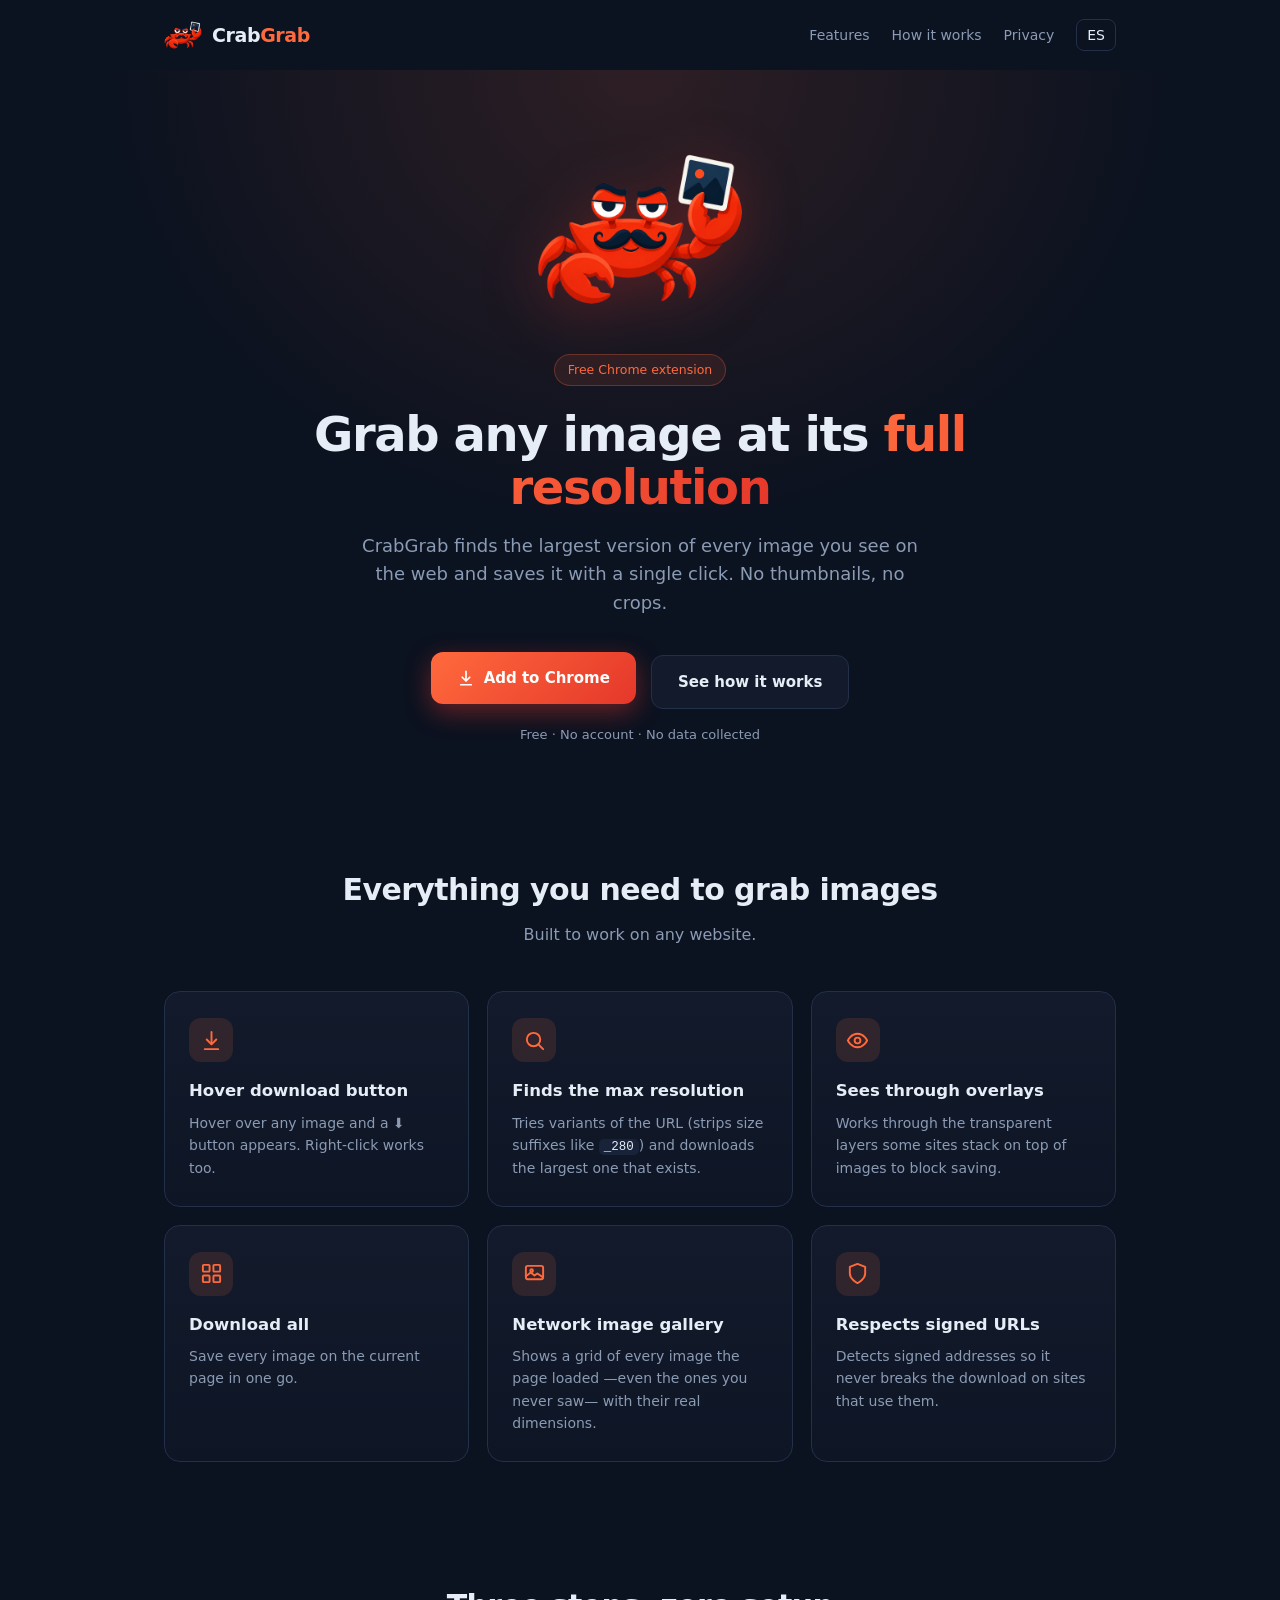
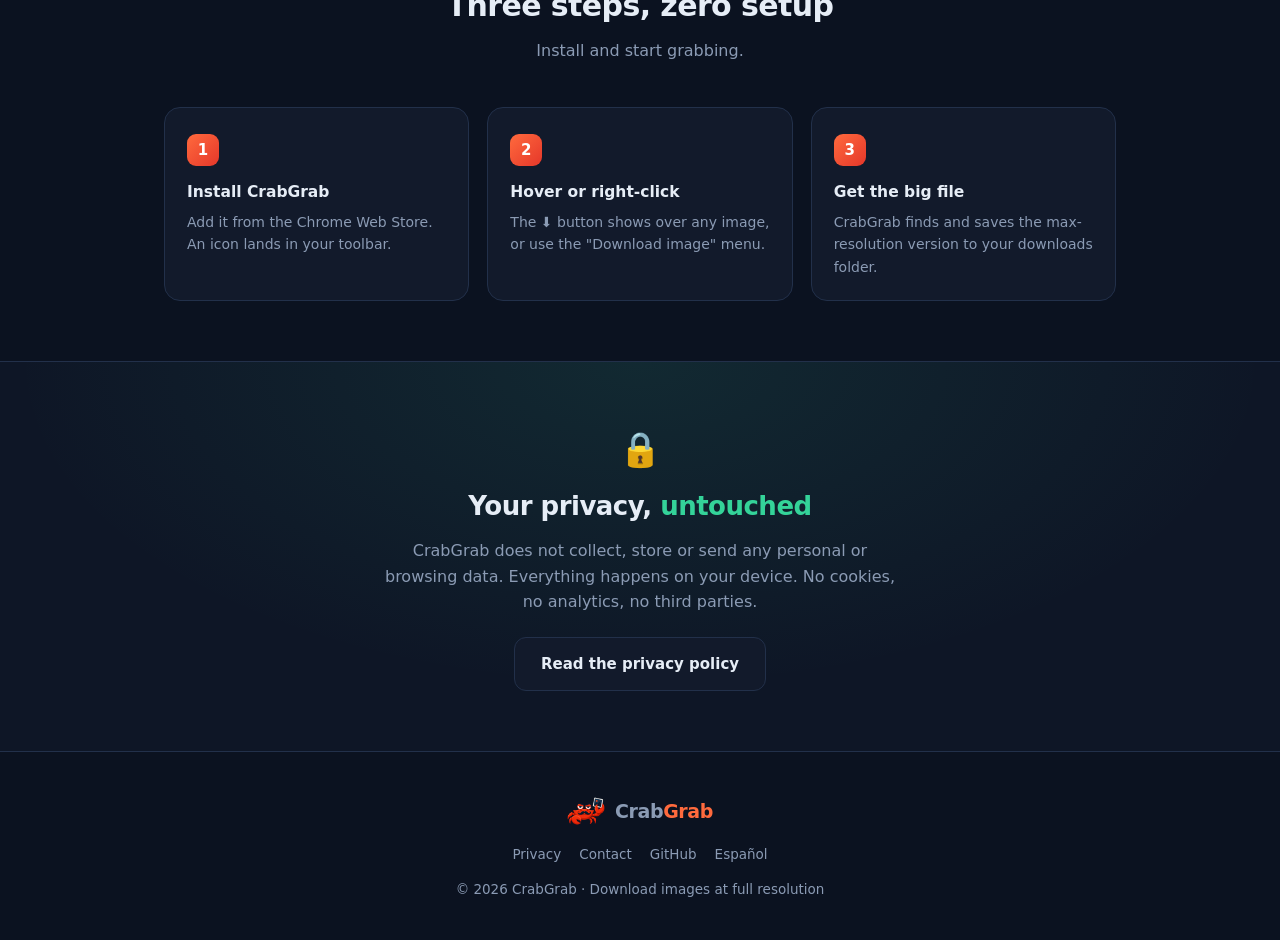
<file: docs/index.html>
<!DOCTYPE html>
<html lang="es">
<head>
  <meta charset="utf-8">
  <meta name="viewport" content="width=device-width, initial-scale=1">
  <title>CrabGrab — Descarga imágenes en máxima resolución</title>
  <meta name="description" content="CrabGrab descarga cualquier imagen de la web en su máxima resolución con un solo clic. Extensión gratuita para Chrome.">
  <!-- Language auto-detect: English browsers get the EN home; choice is remembered.
       ?lang=es (manual switch) forces Spanish and stops the redirect. -->
  <script>
  (function () {
    try {
      var p = new URLSearchParams(location.search);
      if (p.get("lang") === "es") { sessionStorage.setItem("cg_lang", "es"); return; }
      var saved = sessionStorage.getItem("cg_lang");
      if (saved === "es") return;
      if (saved === "en") { location.replace("en/"); return; }
      var l = (navigator.language || navigator.userLanguage || "").toLowerCase();
      if (l.slice(0, 2) === "en") { sessionStorage.setItem("cg_lang", "en"); location.replace("en/"); }
    } catch (e) {}
  })();
  </script>
  <style>
    :root {
      --bg: #0b1220; --bg-2: #0e1626; --surface: #121a2b; --surface-2: #18233a;
      --border: #22304a; --text: #e6edf6; --muted: #8b9bb4;
      --accent: #ff6a3d; --accent-2: #e5372a; --hd: #34d399;
    }
    * { box-sizing: border-box; }
    html { scroll-behavior: smooth; }
    body {
      margin: 0; font-family: system-ui, -apple-system, Segoe UI, sans-serif;
      background: var(--bg); color: var(--text); line-height: 1.6;
      -webkit-font-smoothing: antialiased;
    }
    a { color: var(--accent); text-decoration: none; }
    .wrap { max-width: 1000px; margin: 0 auto; padding: 0 24px; }

    /* Nav */
    nav {
      display: flex; align-items: center; justify-content: space-between;
      padding: 16px 24px; max-width: 1000px; margin: 0 auto;
    }
    .brand { display: flex; align-items: center; gap: 10px; }
    .brand img { width: 38px; height: 38px; display: block; }
    .brand b { font-size: 19px; letter-spacing: -0.4px; }
    .brand b .g { color: var(--accent); }
    nav .links { display: flex; gap: 22px; align-items: center; font-size: 14px; }
    nav .links a { color: var(--muted); }
    nav .links a:hover { color: var(--text); }
    nav .links a.lang { color: var(--text); border: 1px solid var(--border); border-radius: 8px; padding: 4px 10px; }

    /* Hero */
    .hero {
      text-align: center; padding: 54px 24px 60px;
      background:
        radial-gradient(60% 90% at 50% 0%, rgba(255,106,61,0.14), transparent 70%),
        var(--bg);
    }
    .hero .heroimg { width: 210px; max-width: 62%; height: auto; margin: 0 auto 20px; display: block; filter: drop-shadow(0 12px 30px rgba(229,55,42,0.28)); }
    .hero .pill {
      display: inline-block; font-size: 12.5px; color: var(--accent);
      background: rgba(255,106,61,0.1); border: 1px solid rgba(255,106,61,0.28);
      padding: 5px 13px; border-radius: 999px; margin-bottom: 22px;
    }
    .hero h1 {
      font-size: 48px; line-height: 1.1; margin: 0 auto 18px; max-width: 780px;
      letter-spacing: -1.4px; font-weight: 800;
    }
    .hero h1 .grad {
      background: linear-gradient(120deg, var(--accent), var(--accent-2));
      -webkit-background-clip: text; background-clip: text; color: transparent;
    }
    .hero p.sub {
      font-size: 18px; color: var(--muted); max-width: 560px; margin: 0 auto 34px;
    }
    .cta {
      display: inline-flex; align-items: center; gap: 9px;
      padding: 14px 26px; border-radius: 12px; font-weight: 700; font-size: 15px;
      color: #fff; background: linear-gradient(135deg, var(--accent), var(--accent-2));
      box-shadow: 0 8px 26px rgba(229,55,42,0.42); transition: transform 0.08s, filter 0.14s;
    }
    .cta:hover { filter: brightness(1.07); transform: translateY(-1px); }
    .cta svg { width: 18px; height: 18px; }
    .cta.secondary {
      color: var(--text); background: var(--surface); border: 1px solid var(--border);
      box-shadow: none; margin-left: 10px;
    }
    .hero .note { display: block; margin-top: 16px; font-size: 13px; color: var(--muted); }

    /* Sections */
    section { padding: 60px 0; }
    .sec-title { text-align: center; font-size: 30px; letter-spacing: -0.6px; margin: 0 0 8px; }
    .sec-sub { text-align: center; color: var(--muted); margin: 0 0 44px; }

    .grid { display: grid; grid-template-columns: repeat(3, 1fr); gap: 18px; }
    .card {
      background: linear-gradient(180deg, var(--surface), var(--bg-2));
      border: 1px solid var(--border); border-radius: 16px; padding: 26px 24px;
    }
    .card .ic {
      width: 44px; height: 44px; border-radius: 12px; display: grid; place-items: center;
      background: rgba(255,106,61,0.13); margin-bottom: 16px;
    }
    .card .ic svg { width: 23px; height: 23px; stroke: var(--accent); }
    .card h3 { margin: 0 0 7px; font-size: 16.5px; }
    .card p { margin: 0; color: var(--muted); font-size: 14px; }
    .card code { background: var(--surface-2); padding: 1px 5px; border-radius: 5px; font-size: 12.5px; color: var(--text); }

    /* Steps */
    .steps { display: grid; grid-template-columns: repeat(3, 1fr); gap: 18px; counter-reset: s; }
    .step { position: relative; padding: 26px 22px 22px; background: var(--surface); border: 1px solid var(--border); border-radius: 16px; }
    .step::before {
      counter-increment: s; content: counter(s);
      display: grid; place-items: center; width: 32px; height: 32px; border-radius: 9px;
      font-weight: 800; font-size: 15px; color: #fff;
      background: linear-gradient(135deg, var(--accent), var(--accent-2)); margin-bottom: 14px;
    }
    .step h3 { margin: 0 0 6px; font-size: 15.5px; }
    .step p { margin: 0; color: var(--muted); font-size: 14px; }

    /* Privacy strip */
    .privacy-strip {
      text-align: center; background:
        radial-gradient(70% 120% at 50% 0%, rgba(52,211,153,0.1), transparent 70%), var(--bg-2);
      border-top: 1px solid var(--border); border-bottom: 1px solid var(--border);
    }
    .privacy-strip .ic { font-size: 34px; }
    .privacy-strip h2 { font-size: 26px; margin: 10px 0 10px; letter-spacing: -0.5px; }
    .privacy-strip p { color: var(--muted); max-width: 520px; margin: 0 auto 22px; }
    .badge-hd { color: var(--hd); }

    /* Footer */
    footer { padding: 40px 24px; text-align: center; color: var(--muted); font-size: 13.5px; }
    footer .brand { justify-content: center; margin-bottom: 14px; }
    footer a { color: var(--muted); }
    footer a:hover { color: var(--text); }
    footer .fl { display: flex; gap: 18px; justify-content: center; margin-bottom: 14px; }

    @media (max-width: 760px) {
      .hero h1 { font-size: 34px; }
      .grid, .steps { grid-template-columns: 1fr; }
      nav .links a:not(.lang) { display: none; }
      .cta.secondary { margin-left: 0; margin-top: 10px; }
    }
  </style>
</head>
<body>
  <nav>
    <div class="brand">
      <img src="crab.png" alt="CrabGrab">
      <b>Crab<span class="g">Grab</span></b>
    </div>
    <div class="links">
      <a href="#features">Características</a>
      <a href="#how">Cómo funciona</a>
      <a href="privacy.html">Privacidad</a>
      <a class="lang" href="en/index.html">EN</a>
    </div>
  </nav>

  <header class="hero">
    <img class="heroimg" src="crab.png" alt="CrabGrab">
    <span class="pill">Extensión gratuita para Chrome</span>
    <h1>Agarra cualquier imagen en su <span class="grad">máxima resolución</span></h1>
    <p class="sub">CrabGrab encuentra la versión más grande de cada imagen que ves en la web y la guarda con un solo clic. Sin miniaturas, sin recortes.</p>
    <a class="cta" href="#" id="cws">
      <svg viewBox="0 0 24 24" fill="none" stroke="currentColor" stroke-width="2.3" stroke-linecap="round" stroke-linejoin="round"><path d="M12 3v12"/><path d="M7 11l5 5 5-5"/><path d="M5 21h14"/></svg>
      Añadir a Chrome
    </a>
    <a class="cta secondary" href="#how">Ver cómo funciona</a>
    <span class="note">Gratis · Sin cuenta · No recopila datos</span>
  </header>

  <section id="features">
    <div class="wrap">
      <h2 class="sec-title">Todo lo que necesitas para agarrar imágenes</h2>
      <p class="sec-sub">Diseñada para funcionar en cualquier sitio de internet.</p>
      <div class="grid">
        <div class="card">
          <div class="ic"><svg viewBox="0 0 24 24" fill="none" stroke-width="2" stroke-linecap="round" stroke-linejoin="round"><path d="M12 3v12"/><path d="M7 11l5 5 5-5"/><path d="M5 21h14"/></svg></div>
          <h3>Botón al pasar el cursor</h3>
          <p>Pasa el mouse sobre cualquier imagen y aparece un botón ⬇. También por clic derecho.</p>
        </div>
        <div class="card">
          <div class="ic"><svg viewBox="0 0 24 24" fill="none" stroke-width="2" stroke-linecap="round" stroke-linejoin="round"><circle cx="11" cy="11" r="7"/><path d="M21 21l-4.3-4.3"/></svg></div>
          <h3>Busca la máxima resolución</h3>
          <p>Prueba variantes de la dirección (quita sufijos como <code>_280</code>) y descarga la más grande que exista.</p>
        </div>
        <div class="card">
          <div class="ic"><svg viewBox="0 0 24 24" fill="none" stroke-width="2" stroke-linecap="round" stroke-linejoin="round"><path d="M2 12s3-7 10-7 10 7 10 7-3 7-10 7-10-7-10-7z"/><circle cx="12" cy="12" r="3"/></svg></div>
          <h3>Atraviesa las capas</h3>
          <p>Funciona a través de las superposiciones que algunos sitios ponen encima para bloquear el guardado.</p>
        </div>
        <div class="card">
          <div class="ic"><svg viewBox="0 0 24 24" fill="none" stroke-width="2" stroke-linecap="round" stroke-linejoin="round"><rect x="3" y="3" width="7" height="7" rx="1"/><rect x="14" y="3" width="7" height="7" rx="1"/><rect x="3" y="14" width="7" height="7" rx="1"/><rect x="14" y="14" width="7" height="7" rx="1"/></svg></div>
          <h3>Descargar todo</h3>
          <p>Guarda de una sola vez todas las imágenes de la página actual.</p>
        </div>
        <div class="card">
          <div class="ic"><svg viewBox="0 0 24 24" fill="none" stroke-width="2" stroke-linecap="round" stroke-linejoin="round"><rect x="3" y="4" width="18" height="14" rx="2"/><path d="M3 15l5-4 4 3 3-2 6 4"/><circle cx="9" cy="9" r="1.4"/></svg></div>
          <h3>Galería de imágenes de red</h3>
          <p>Muestra en cuadrícula todas las imágenes que cargó la página —incluso las que no ves— con sus dimensiones reales.</p>
        </div>
        <div class="card">
          <div class="ic"><svg viewBox="0 0 24 24" fill="none" stroke-width="2" stroke-linecap="round" stroke-linejoin="round"><path d="M12 22s8-4 8-10V5l-8-3-8 3v7c0 6 8 10 8 10z"/></svg></div>
          <h3>Respeta URLs firmadas</h3>
          <p>Detecta direcciones con firma para no romper la descarga en los sitios que las usan.</p>
        </div>
      </div>
    </div>
  </section>

  <section id="how">
    <div class="wrap">
      <h2 class="sec-title">Tres pasos, cero configuración</h2>
      <p class="sec-sub">Instala y empieza a agarrar.</p>
      <div class="steps">
        <div class="step">
          <h3>Instala CrabGrab</h3>
          <p>Añádela desde la Chrome Web Store. Queda un icono en tu barra.</p>
        </div>
        <div class="step">
          <h3>Pasa el cursor o clic derecho</h3>
          <p>Sobre cualquier imagen aparece el botón ⬇, o usa el menú "Descargar imagen".</p>
        </div>
        <div class="step">
          <h3>Recibe el archivo grande</h3>
          <p>CrabGrab busca y guarda la versión de máxima resolución en tu carpeta de descargas.</p>
        </div>
      </div>
    </div>
  </section>

  <section class="privacy-strip">
    <div class="wrap">
      <div class="ic">🔒</div>
      <h2>Tu privacidad, <span class="badge-hd">intacta</span></h2>
      <p>CrabGrab no recopila, almacena ni envía ningún dato personal ni de navegación. Todo ocurre en tu dispositivo. Sin cookies, sin analítica, sin terceros.</p>
      <a class="cta secondary" href="privacy.html" style="margin-left:0;">Leer la política de privacidad</a>
    </div>
  </section>

  <footer>
    <div class="brand">
      <img src="crab.png" alt="CrabGrab">
      <b>Crab<span class="g">Grab</span></b>
    </div>
    <div class="fl">
      <a href="privacy.html">Privacidad</a>
      <a href="mailto:ricardo.delfinvz@gmail.com">Contacto</a>
      <a href="https://github.com/odrac94/crabgrab">GitHub</a>
      <a href="en/index.html">English</a>
    </div>
    <div>© 2026 CrabGrab · Descarga imágenes en máxima resolución</div>
  </footer>
</body>
</html>
</file>
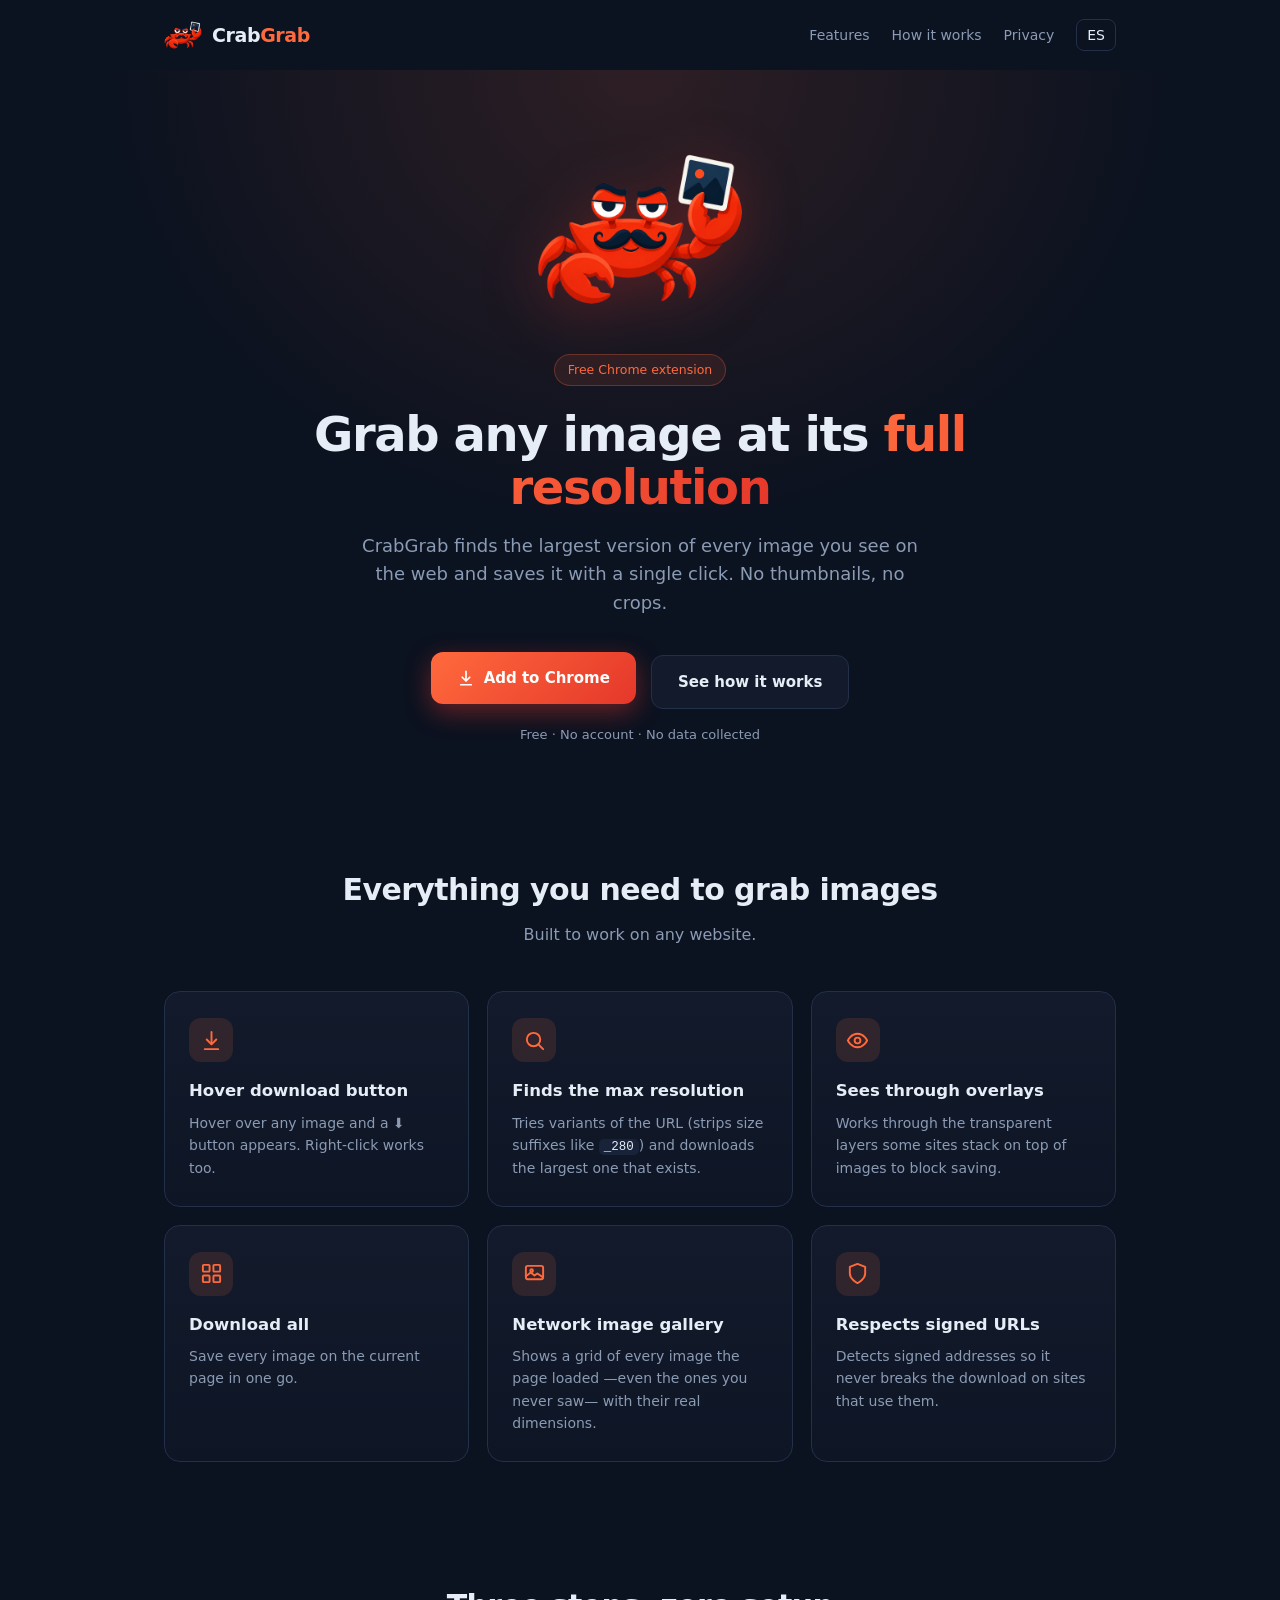
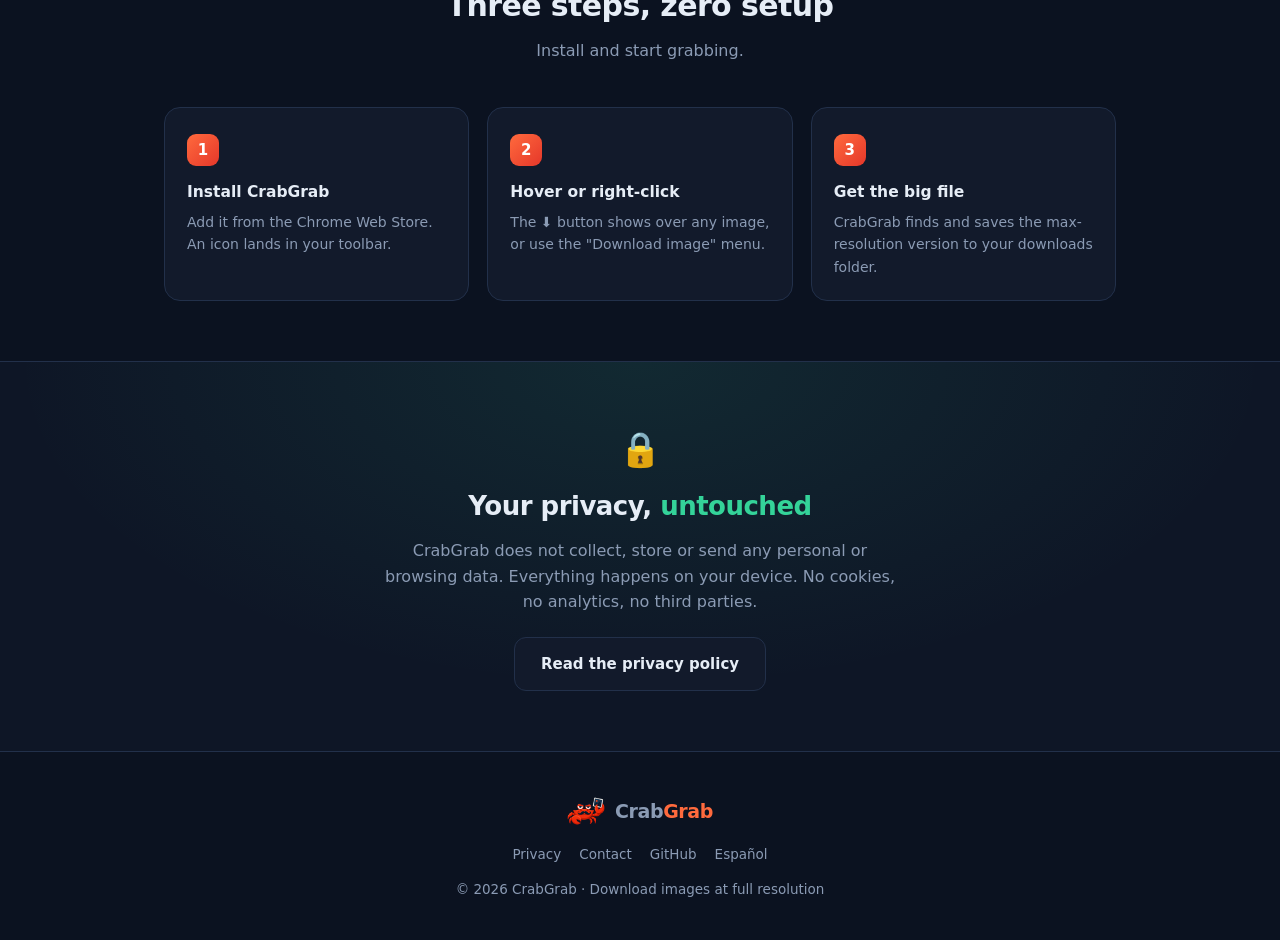
<file: docs/en/index.html>
<!DOCTYPE html>
<html lang="en">
<head>
  <meta charset="utf-8">
  <meta name="viewport" content="width=device-width, initial-scale=1">
  <title>CrabGrab — Download images at full resolution</title>
  <meta name="description" content="CrabGrab downloads any image on the web at its highest available resolution with a single click. Free Chrome extension.">
  <!-- Remember EN as the chosen language so the root home redirects here next time. -->
  <script>try { sessionStorage.setItem("cg_lang", "en"); } catch (e) {}</script>
  <style>
    :root {
      --bg: #0b1220; --bg-2: #0e1626; --surface: #121a2b; --surface-2: #18233a;
      --border: #22304a; --text: #e6edf6; --muted: #8b9bb4;
      --accent: #ff6a3d; --accent-2: #e5372a; --hd: #34d399;
    }
    * { box-sizing: border-box; }
    html { scroll-behavior: smooth; }
    body {
      margin: 0; font-family: system-ui, -apple-system, Segoe UI, sans-serif;
      background: var(--bg); color: var(--text); line-height: 1.6;
      -webkit-font-smoothing: antialiased;
    }
    a { color: var(--accent); text-decoration: none; }
    .wrap { max-width: 1000px; margin: 0 auto; padding: 0 24px; }

    /* Nav */
    nav {
      display: flex; align-items: center; justify-content: space-between;
      padding: 16px 24px; max-width: 1000px; margin: 0 auto;
    }
    .brand { display: flex; align-items: center; gap: 10px; }
    .brand img { width: 38px; height: 38px; display: block; }
    .brand b { font-size: 19px; letter-spacing: -0.4px; }
    .brand b .g { color: var(--accent); }
    nav .links { display: flex; gap: 22px; align-items: center; font-size: 14px; }
    nav .links a { color: var(--muted); }
    nav .links a:hover { color: var(--text); }
    nav .links a.lang { color: var(--text); border: 1px solid var(--border); border-radius: 8px; padding: 4px 10px; }

    /* Hero */
    .hero {
      text-align: center; padding: 54px 24px 60px;
      background:
        radial-gradient(60% 90% at 50% 0%, rgba(255,106,61,0.14), transparent 70%),
        var(--bg);
    }
    .hero .heroimg { width: 210px; max-width: 62%; height: auto; margin: 0 auto 20px; display: block; filter: drop-shadow(0 12px 30px rgba(229,55,42,0.28)); }
    .hero .pill {
      display: inline-block; font-size: 12.5px; color: var(--accent);
      background: rgba(255,106,61,0.1); border: 1px solid rgba(255,106,61,0.28);
      padding: 5px 13px; border-radius: 999px; margin-bottom: 22px;
    }
    .hero h1 {
      font-size: 48px; line-height: 1.1; margin: 0 auto 18px; max-width: 780px;
      letter-spacing: -1.4px; font-weight: 800;
    }
    .hero h1 .grad {
      background: linear-gradient(120deg, var(--accent), var(--accent-2));
      -webkit-background-clip: text; background-clip: text; color: transparent;
    }
    .hero p.sub {
      font-size: 18px; color: var(--muted); max-width: 560px; margin: 0 auto 34px;
    }
    .cta {
      display: inline-flex; align-items: center; gap: 9px;
      padding: 14px 26px; border-radius: 12px; font-weight: 700; font-size: 15px;
      color: #fff; background: linear-gradient(135deg, var(--accent), var(--accent-2));
      box-shadow: 0 8px 26px rgba(229,55,42,0.42); transition: transform 0.08s, filter 0.14s;
    }
    .cta:hover { filter: brightness(1.07); transform: translateY(-1px); }
    .cta svg { width: 18px; height: 18px; }
    .cta.secondary {
      color: var(--text); background: var(--surface); border: 1px solid var(--border);
      box-shadow: none; margin-left: 10px;
    }
    .hero .note { display: block; margin-top: 16px; font-size: 13px; color: var(--muted); }

    /* Sections */
    section { padding: 60px 0; }
    .sec-title { text-align: center; font-size: 30px; letter-spacing: -0.6px; margin: 0 0 8px; }
    .sec-sub { text-align: center; color: var(--muted); margin: 0 0 44px; }

    .grid { display: grid; grid-template-columns: repeat(3, 1fr); gap: 18px; }
    .card {
      background: linear-gradient(180deg, var(--surface), var(--bg-2));
      border: 1px solid var(--border); border-radius: 16px; padding: 26px 24px;
    }
    .card .ic {
      width: 44px; height: 44px; border-radius: 12px; display: grid; place-items: center;
      background: rgba(255,106,61,0.13); margin-bottom: 16px;
    }
    .card .ic svg { width: 23px; height: 23px; stroke: var(--accent); }
    .card h3 { margin: 0 0 7px; font-size: 16.5px; }
    .card p { margin: 0; color: var(--muted); font-size: 14px; }
    .card code { background: var(--surface-2); padding: 1px 5px; border-radius: 5px; font-size: 12.5px; color: var(--text); }

    /* Steps */
    .steps { display: grid; grid-template-columns: repeat(3, 1fr); gap: 18px; counter-reset: s; }
    .step { position: relative; padding: 26px 22px 22px; background: var(--surface); border: 1px solid var(--border); border-radius: 16px; }
    .step::before {
      counter-increment: s; content: counter(s);
      display: grid; place-items: center; width: 32px; height: 32px; border-radius: 9px;
      font-weight: 800; font-size: 15px; color: #fff;
      background: linear-gradient(135deg, var(--accent), var(--accent-2)); margin-bottom: 14px;
    }
    .step h3 { margin: 0 0 6px; font-size: 15.5px; }
    .step p { margin: 0; color: var(--muted); font-size: 14px; }

    /* Privacy strip */
    .privacy-strip {
      text-align: center; background:
        radial-gradient(70% 120% at 50% 0%, rgba(52,211,153,0.1), transparent 70%), var(--bg-2);
      border-top: 1px solid var(--border); border-bottom: 1px solid var(--border);
    }
    .privacy-strip .ic { font-size: 34px; }
    .privacy-strip h2 { font-size: 26px; margin: 10px 0 10px; letter-spacing: -0.5px; }
    .privacy-strip p { color: var(--muted); max-width: 520px; margin: 0 auto 22px; }
    .badge-hd { color: var(--hd); }

    /* Footer */
    footer { padding: 40px 24px; text-align: center; color: var(--muted); font-size: 13.5px; }
    footer .brand { justify-content: center; margin-bottom: 14px; }
    footer a { color: var(--muted); }
    footer a:hover { color: var(--text); }
    footer .fl { display: flex; gap: 18px; justify-content: center; margin-bottom: 14px; }

    @media (max-width: 760px) {
      .hero h1 { font-size: 34px; }
      .grid, .steps { grid-template-columns: 1fr; }
      nav .links a:not(.lang) { display: none; }
      .cta.secondary { margin-left: 0; margin-top: 10px; }
    }
  </style>
</head>
<body>
  <nav>
    <div class="brand">
      <img src="../crab.png" alt="CrabGrab">
      <b>Crab<span class="g">Grab</span></b>
    </div>
    <div class="links">
      <a href="#features">Features</a>
      <a href="#how">How it works</a>
      <a href="privacy.html">Privacy</a>
      <a class="lang" href="../index.html?lang=es">ES</a>
    </div>
  </nav>

  <header class="hero">
    <img class="heroimg" src="../crab.png" alt="CrabGrab">
    <span class="pill">Free Chrome extension</span>
    <h1>Grab any image at its <span class="grad">full resolution</span></h1>
    <p class="sub">CrabGrab finds the largest version of every image you see on the web and saves it with a single click. No thumbnails, no crops.</p>
    <a class="cta" href="#" id="cws">
      <svg viewBox="0 0 24 24" fill="none" stroke="currentColor" stroke-width="2.3" stroke-linecap="round" stroke-linejoin="round"><path d="M12 3v12"/><path d="M7 11l5 5 5-5"/><path d="M5 21h14"/></svg>
      Add to Chrome
    </a>
    <a class="cta secondary" href="#how">See how it works</a>
    <span class="note">Free · No account · No data collected</span>
  </header>

  <section id="features">
    <div class="wrap">
      <h2 class="sec-title">Everything you need to grab images</h2>
      <p class="sec-sub">Built to work on any website.</p>
      <div class="grid">
        <div class="card">
          <div class="ic"><svg viewBox="0 0 24 24" fill="none" stroke-width="2" stroke-linecap="round" stroke-linejoin="round"><path d="M12 3v12"/><path d="M7 11l5 5 5-5"/><path d="M5 21h14"/></svg></div>
          <h3>Hover download button</h3>
          <p>Hover over any image and a ⬇ button appears. Right-click works too.</p>
        </div>
        <div class="card">
          <div class="ic"><svg viewBox="0 0 24 24" fill="none" stroke-width="2" stroke-linecap="round" stroke-linejoin="round"><circle cx="11" cy="11" r="7"/><path d="M21 21l-4.3-4.3"/></svg></div>
          <h3>Finds the max resolution</h3>
          <p>Tries variants of the URL (strips size suffixes like <code>_280</code>) and downloads the largest one that exists.</p>
        </div>
        <div class="card">
          <div class="ic"><svg viewBox="0 0 24 24" fill="none" stroke-width="2" stroke-linecap="round" stroke-linejoin="round"><path d="M2 12s3-7 10-7 10 7 10 7-3 7-10 7-10-7-10-7z"/><circle cx="12" cy="12" r="3"/></svg></div>
          <h3>Sees through overlays</h3>
          <p>Works through the transparent layers some sites stack on top of images to block saving.</p>
        </div>
        <div class="card">
          <div class="ic"><svg viewBox="0 0 24 24" fill="none" stroke-width="2" stroke-linecap="round" stroke-linejoin="round"><rect x="3" y="3" width="7" height="7" rx="1"/><rect x="14" y="3" width="7" height="7" rx="1"/><rect x="3" y="14" width="7" height="7" rx="1"/><rect x="14" y="14" width="7" height="7" rx="1"/></svg></div>
          <h3>Download all</h3>
          <p>Save every image on the current page in one go.</p>
        </div>
        <div class="card">
          <div class="ic"><svg viewBox="0 0 24 24" fill="none" stroke-width="2" stroke-linecap="round" stroke-linejoin="round"><rect x="3" y="4" width="18" height="14" rx="2"/><path d="M3 15l5-4 4 3 3-2 6 4"/><circle cx="9" cy="9" r="1.4"/></svg></div>
          <h3>Network image gallery</h3>
          <p>Shows a grid of every image the page loaded —even the ones you never saw— with their real dimensions.</p>
        </div>
        <div class="card">
          <div class="ic"><svg viewBox="0 0 24 24" fill="none" stroke-width="2" stroke-linecap="round" stroke-linejoin="round"><path d="M12 22s8-4 8-10V5l-8-3-8 3v7c0 6 8 10 8 10z"/></svg></div>
          <h3>Respects signed URLs</h3>
          <p>Detects signed addresses so it never breaks the download on sites that use them.</p>
        </div>
      </div>
    </div>
  </section>

  <section id="how">
    <div class="wrap">
      <h2 class="sec-title">Three steps, zero setup</h2>
      <p class="sec-sub">Install and start grabbing.</p>
      <div class="steps">
        <div class="step">
          <h3>Install CrabGrab</h3>
          <p>Add it from the Chrome Web Store. An icon lands in your toolbar.</p>
        </div>
        <div class="step">
          <h3>Hover or right-click</h3>
          <p>The ⬇ button shows over any image, or use the "Download image" menu.</p>
        </div>
        <div class="step">
          <h3>Get the big file</h3>
          <p>CrabGrab finds and saves the max-resolution version to your downloads folder.</p>
        </div>
      </div>
    </div>
  </section>

  <section class="privacy-strip">
    <div class="wrap">
      <div class="ic">🔒</div>
      <h2>Your privacy, <span class="badge-hd">untouched</span></h2>
      <p>CrabGrab does not collect, store or send any personal or browsing data. Everything happens on your device. No cookies, no analytics, no third parties.</p>
      <a class="cta secondary" href="privacy.html" style="margin-left:0;">Read the privacy policy</a>
    </div>
  </section>

  <footer>
    <div class="brand">
      <img src="../crab.png" alt="CrabGrab">
      <b>Crab<span class="g">Grab</span></b>
    </div>
    <div class="fl">
      <a href="privacy.html">Privacy</a>
      <a href="mailto:ricardo.delfinvz@gmail.com">Contact</a>
      <a href="https://github.com/odrac94/crabgrab">GitHub</a>
      <a href="../index.html?lang=es">Español</a>
    </div>
    <div>© 2026 CrabGrab · Download images at full resolution</div>
  </footer>
</body>
</html>
</file>
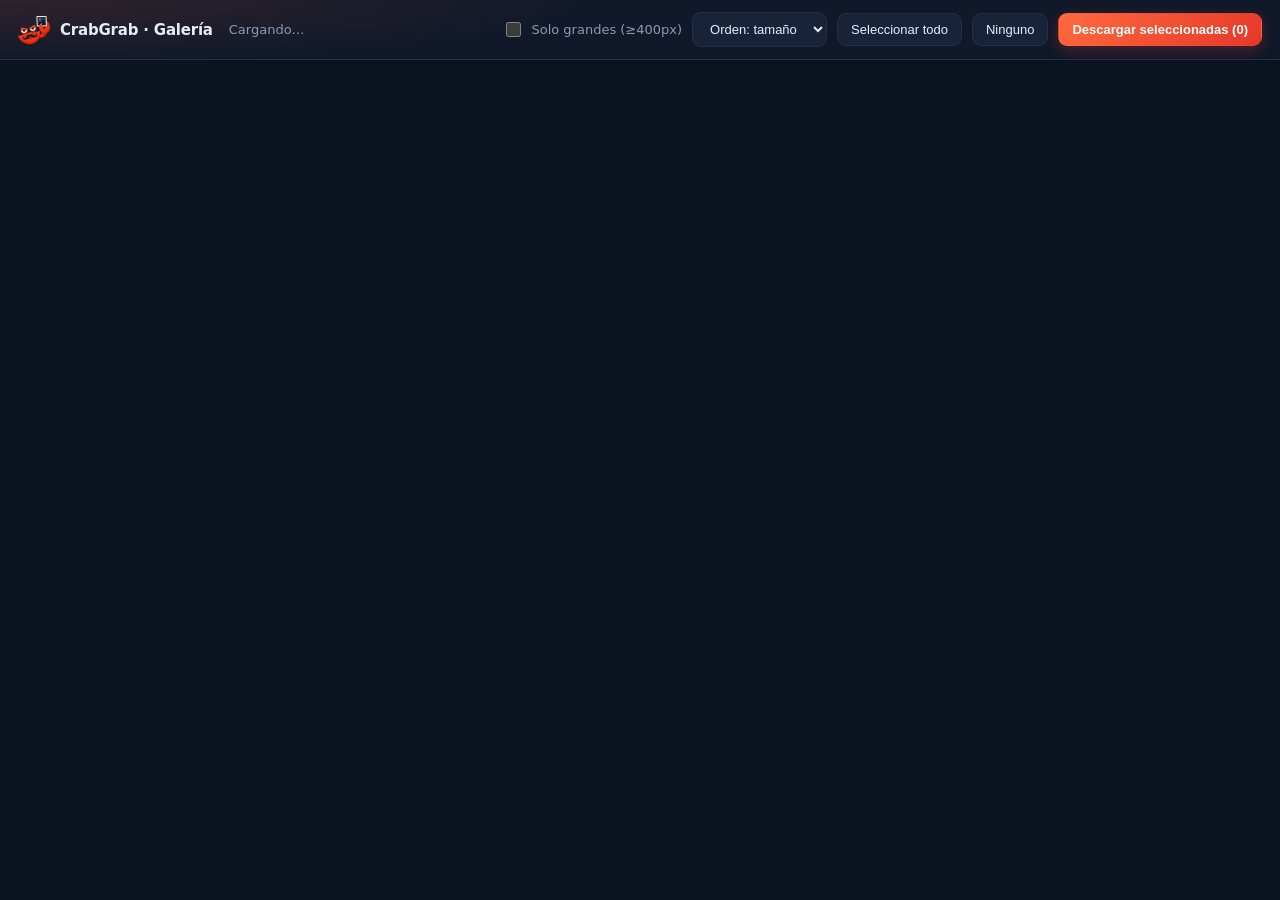
<file: gallery.html>
<!DOCTYPE html>
<html lang="es">
<head>
  <meta charset="utf-8">
  <title>CrabGrab — Galería de imágenes</title>
  <style>
    :root {
      color-scheme: dark;
      --bg: #0b1220;
      --surface: #121a2b;
      --surface-2: #18233a;
      --border: #22304a;
      --text: #e6edf6;
      --muted: #8b9bb4;
      --accent: #ff6a3d;
      --accent-2: #e5372a;
      --hd: #34d399;
    }
    * { box-sizing: border-box; }
    body { margin: 0; font-family: system-ui, -apple-system, sans-serif; background: var(--bg); color: var(--text); }

    header {
      position: sticky; top: 0; z-index: 10;
      display: flex; flex-wrap: wrap; align-items: center; gap: 10px;
      padding: 12px 18px;
      background:
        radial-gradient(80% 180% at 0% 0%, rgba(255,106,61,0.13), transparent 60%),
        rgba(18,26,43,0.92);
      backdrop-filter: blur(8px);
      border-bottom: 1px solid var(--border);
    }
    .brand { display: flex; align-items: center; gap: 10px; margin-right: 6px; }
    .logo { width: 32px; height: 32px; display: grid; place-items: center; }
    .logo img { width: 32px; height: 32px; display: block; }
    .brand h1 { font-size: 15px; margin: 0; font-weight: 700; letter-spacing: -0.2px; }
    .count { color: var(--muted); font-size: 13px; margin-right: auto; }

    button, select {
      padding: 8px 13px; border: 1px solid var(--border); border-radius: 9px;
      background: var(--surface-2); color: var(--text); font-size: 13px; font-weight: 500; cursor: pointer;
      transition: filter 0.14s, transform 0.06s;
    }
    button:hover, select:hover { filter: brightness(1.12); }
    button:active { transform: scale(0.98); }
    button:disabled { opacity: 0.55; cursor: progress; filter: none; }
    button.primary {
      background: linear-gradient(135deg, var(--accent), var(--accent-2)); border-color: transparent;
      color: #fff; font-weight: 700; box-shadow: 0 4px 14px rgba(229,55,42,0.3);
    }
    label.chk { display: flex; align-items: center; gap: 7px; font-size: 13px; color: var(--muted); cursor: pointer; }
    label.chk input { accent-color: var(--accent); width: 15px; height: 15px; }

    .grid {
      display: grid; grid-template-columns: repeat(auto-fill, minmax(190px, 1fr));
      gap: 14px; padding: 18px;
    }
    .card {
      position: relative; background: var(--surface); border: 1px solid var(--border);
      border-radius: 12px; overflow: hidden; cursor: pointer;
      transition: border-color 0.12s, transform 0.1s, box-shadow 0.12s;
    }
    .card:hover { transform: translateY(-2px); box-shadow: 0 8px 22px rgba(0,0,0,0.35); }
    .card.sel { border-color: var(--accent); box-shadow: 0 0 0 1px var(--accent) inset; }
    .thumb-wrap { position: relative; height: 160px; }
    .card .thumb {
      width: 100%; height: 100%; object-fit: contain; display: block;
      background: repeating-conic-gradient(#141c2e 0% 25%, #1a2337 0% 50%) 50% / 22px 22px;
    }
    .card .meta { padding: 9px 11px; }
    .card .dims { color: var(--accent); font-weight: 700; font-size: 12px; }
    .card .name { color: var(--muted); font-size: 11px; word-break: break-all; margin-top: 3px; line-height: 1.35; }
    .card input.sel-box {
      position: absolute; top: 9px; left: 9px; width: 19px; height: 19px; z-index: 3;
      accent-color: var(--accent); cursor: pointer;
    }
    .card .badge {
      position: absolute; top: 8px; right: 9px; z-index: 2;
      background: var(--hd); color: #05130c; font-size: 10px; font-weight: 800;
      padding: 2px 7px; border-radius: 6px; letter-spacing: 0.3px;
    }
    /* Quick-download button on hover */
    .card .quick {
      position: absolute; bottom: 9px; right: 9px; z-index: 3;
      width: 34px; height: 34px; padding: 0; border-radius: 9px;
      background: rgba(11,18,32,0.82); border: 1px solid var(--border);
      display: grid; place-items: center;
      opacity: 0; transform: translateY(4px); transition: opacity 0.14s, transform 0.14s;
    }
    .thumb-wrap:hover .quick, .card.sel .quick { opacity: 1; transform: translateY(0); }
    .card .quick:hover { background: linear-gradient(135deg, var(--accent), var(--accent-2)); border-color: transparent; }
    .card .quick svg { width: 17px; height: 17px; }
    .card .quick.done { background: var(--hd); border-color: transparent; }

    .empty {
      padding: 60px 24px; text-align: center; color: var(--muted); max-width: 520px; margin: 0 auto; line-height: 1.6;
    }
    .empty svg { width: 44px; height: 44px; opacity: 0.4; margin-bottom: 12px; }
  </style>
</head>
<body>
  <header>
    <div class="brand">
      <div class="logo">
        <img src="icons/icon128.png" alt="CrabGrab">
      </div>
      <h1>CrabGrab · Galería</h1>
    </div>
    <span class="count" id="count">Cargando…</span>
    <label class="chk"><input type="checkbox" id="onlyBig"> Solo grandes (&ge;400px)</label>
    <select id="sort">
      <option value="size">Orden: tamaño</option>
      <option value="order">Orden: carga</option>
    </select>
    <button id="selAll">Seleccionar todo</button>
    <button id="selNone">Ninguno</button>
    <button id="dl" class="primary">Descargar seleccionadas (0)</button>
  </header>

  <div class="grid" id="grid"></div>

  <div class="empty" id="empty" style="display:none">
    <svg viewBox="0 0 24 24" fill="none" stroke="currentColor" stroke-width="1.6" stroke-linecap="round" stroke-linejoin="round"><rect x="3" y="4" width="18" height="14" rx="2"/><path d="M3 15l5-4 4 3 3-2 6 4"/><circle cx="9" cy="9" r="1.4"/></svg>
    <div>No se capturaron imágenes.<br>
    Abre esta galería <b>después</b> de cargar y hacer scroll en la página, mantén la pestaña abierta y refresca si hace falta.</div>
  </div>

  <script src="gallery.js"></script>
</body>
</html>
</file>
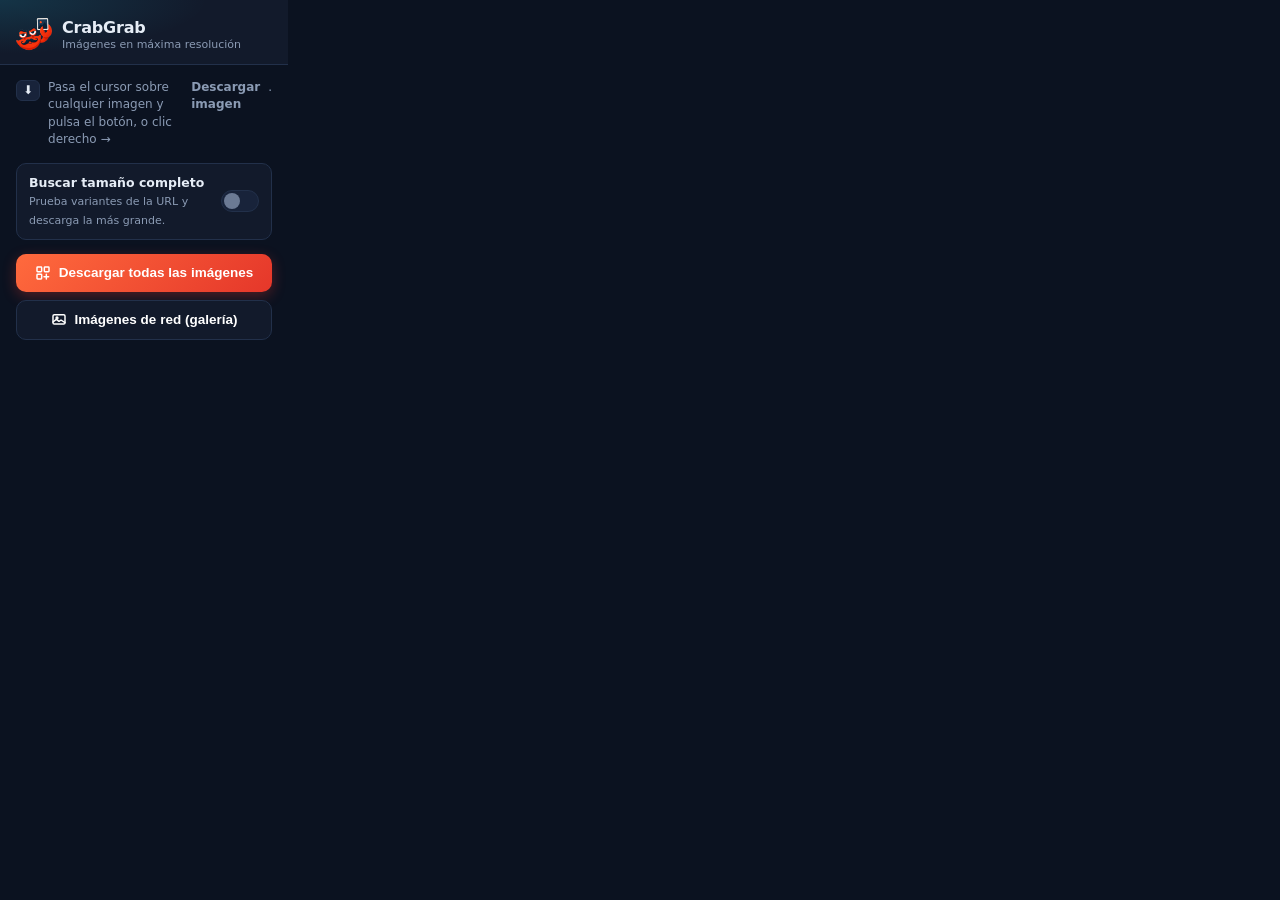
<file: popup.html>
<!DOCTYPE html>
<html lang="es">
<head>
  <meta charset="utf-8">
  <style>
    :root {
      --bg: #0b1220;
      --surface: #121a2b;
      --surface-2: #18233a;
      --border: #22304a;
      --text: #e6edf6;
      --muted: #8b9bb4;
      --accent: #ff6a3d;
      --accent-2: #e5372a;
      --hd: #34d399;
    }
    * { box-sizing: border-box; }
    body {
      width: 288px;
      margin: 0;
      padding: 0;
      font-family: system-ui, -apple-system, sans-serif;
      background: var(--bg);
      color: var(--text);
    }
    /* Brand header */
    .brand {
      display: flex;
      align-items: center;
      gap: 10px;
      padding: 16px 16px 12px;
      background:
        radial-gradient(120% 140% at 0% 0%, rgba(34,211,238,0.14), transparent 60%),
        var(--surface);
      border-bottom: 1px solid var(--border);
    }
    .logo {
      width: 36px; height: 36px; flex: none;
      display: grid; place-items: center;
    }
    .logo img { width: 36px; height: 36px; display: block; }
    .brand h1 { font-size: 16px; margin: 0; letter-spacing: -0.2px; font-weight: 700; }
    .brand .tag { font-size: 11px; color: var(--muted); margin-top: 1px; }
    .body { padding: 14px 16px 16px; }
    .hint {
      display: flex; gap: 8px; align-items: flex-start;
      font-size: 12px; color: var(--muted); line-height: 1.45;
      margin: 0 0 14px;
    }
    .hint .kbd {
      flex: none; margin-top: 1px;
      background: var(--surface-2); border: 1px solid var(--border);
      border-radius: 6px; padding: 1px 6px; color: var(--text); font-size: 12px;
    }
    /* Setting toggle */
    .setting {
      display: flex; align-items: center; gap: 10px;
      padding: 11px 12px; margin: 0 0 14px;
      background: var(--surface); border: 1px solid var(--border);
      border-radius: 10px; cursor: pointer;
    }
    .setting .txt { flex: 1; }
    .setting .txt b { display: block; font-size: 12.5px; font-weight: 600; }
    .setting .txt small { color: var(--muted); font-size: 11px; }
    /* iOS-style switch */
    .switch { position: relative; width: 38px; height: 22px; flex: none; }
    .switch input { position: absolute; opacity: 0; width: 100%; height: 100%; margin: 0; cursor: pointer; }
    .switch .track {
      position: absolute; inset: 0; border-radius: 999px;
      background: var(--surface-2); border: 1px solid var(--border);
      transition: background 0.18s;
    }
    .switch .thumb {
      position: absolute; top: 3px; left: 3px; width: 16px; height: 16px;
      border-radius: 50%; background: #6b7a94; transition: transform 0.18s, background 0.18s;
    }
    .switch input:checked ~ .track { background: linear-gradient(135deg, var(--accent), var(--accent-2)); border-color: transparent; }
    .switch input:checked ~ .thumb { transform: translateX(16px); background: #fff; }
    /* Buttons */
    button {
      width: 100%; display: flex; align-items: center; justify-content: center; gap: 8px;
      padding: 11px; border: none; border-radius: 10px;
      font-size: 13.5px; font-weight: 600; cursor: pointer;
      color: #fff; transition: filter 0.14s, transform 0.06s;
    }
    button:hover { filter: brightness(1.08); }
    button:active { transform: scale(0.98); }
    button svg { width: 16px; height: 16px; }
    .btn-primary { background: linear-gradient(135deg, var(--accent), var(--accent-2)); box-shadow: 0 4px 14px rgba(229,55,42,0.32); }
    .btn-ghost { background: var(--surface); border: 1px solid var(--border); margin-top: 8px; }
    #status { font-size: 12px; margin-top: 12px; color: var(--accent); min-height: 15px; text-align: center; }
  </style>
</head>
<body>
  <div class="brand">
    <div class="logo">
      <img src="icons/icon128.png" alt="CrabGrab">
    </div>
    <div>
      <h1>CrabGrab</h1>
      <div class="tag">Imágenes en máxima resolución</div>
    </div>
  </div>

  <div class="body">
    <p class="hint">
      <span class="kbd">⬇</span>
      Pasa el cursor sobre cualquier imagen y pulsa el botón, o clic derecho → <b>Descargar imagen</b>.
    </p>

    <label class="setting">
      <span class="txt">
        <b>Buscar tamaño completo</b>
        <small>Prueba variantes de la URL y descarga la más grande.</small>
      </span>
      <span class="switch">
        <input type="checkbox" id="probe">
        <span class="track"></span>
        <span class="thumb"></span>
      </span>
    </label>

    <button id="all" class="btn-primary">
      <svg viewBox="0 0 24 24" fill="none" stroke="currentColor" stroke-width="2.2" stroke-linecap="round" stroke-linejoin="round"><rect x="3" y="3" width="7" height="7" rx="1"/><rect x="14" y="3" width="7" height="7" rx="1"/><rect x="3" y="14" width="7" height="7" rx="1"/><path d="M17 14v7M13.5 17.5h7"/></svg>
      Descargar todas las imágenes
    </button>
    <button id="net" class="btn-ghost">
      <svg viewBox="0 0 24 24" fill="none" stroke="currentColor" stroke-width="2.2" stroke-linecap="round" stroke-linejoin="round"><rect x="3" y="4" width="18" height="14" rx="2"/><path d="M3 15l5-4 4 3 3-2 6 4"/><circle cx="9" cy="9" r="1.4"/></svg>
      Imágenes de red (galería)
    </button>
    <div id="status"></div>
  </div>

  <script src="popup.js"></script>
</body>
</html>
</file>
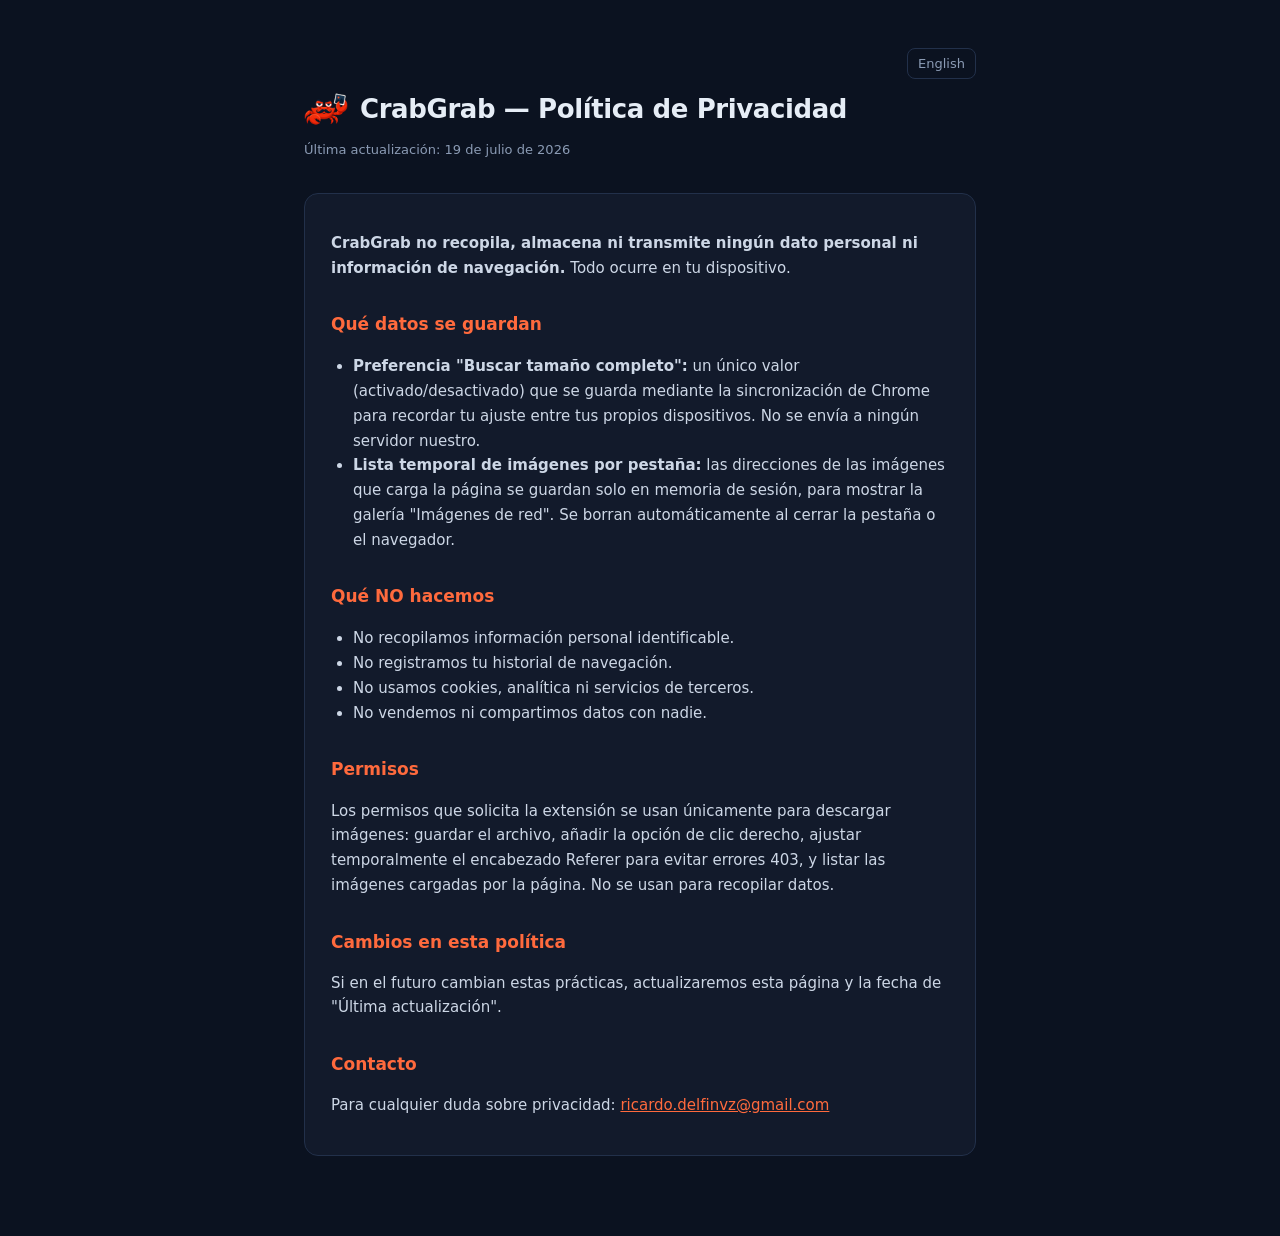
<file: docs/privacy.html>
<!DOCTYPE html>
<html lang="es">
<head>
  <meta charset="utf-8">
  <meta name="viewport" content="width=device-width, initial-scale=1">
  <title>CrabGrab — Política de Privacidad</title>
  <style>
    :root {
      --bg: #0b1220; --surface: #121a2b; --border: #22304a;
      --text: #e6edf6; --muted: #8b9bb4; --accent: #ff6a3d; --accent-2: #e5372a;
    }
    * { box-sizing: border-box; }
    body {
      margin: 0; font-family: system-ui, -apple-system, sans-serif;
      background: var(--bg); color: var(--text); line-height: 1.65;
    }
    .wrap { max-width: 720px; margin: 0 auto; padding: 48px 24px 80px; }
    .topbar { display: flex; justify-content: flex-end; margin-bottom: 8px; }
    .topbar a { color: var(--muted); font-size: 13px; text-decoration: none; border: 1px solid var(--border); border-radius: 8px; padding: 4px 10px; }
    .topbar a:hover { color: var(--text); }
    .brand { display: flex; align-items: center; gap: 12px; margin-bottom: 8px; }
    .logo { width: 44px; height: 44px; display: grid; place-items: center; }
    .logo img { width: 44px; height: 44px; display: block; }
    h1 { font-size: 26px; margin: 0; letter-spacing: -0.4px; }
    .updated { color: var(--muted); font-size: 13px; margin: 4px 0 32px; }
    h2 { font-size: 17px; margin: 30px 0 8px; color: var(--accent); }
    p, li { color: #cdd7e6; font-size: 15px; }
    ul { padding-left: 22px; }
    a { color: var(--accent); }
    .card { background: var(--surface); border: 1px solid var(--border); border-radius: 14px; padding: 22px 26px; }
  </style>
</head>
<body>
  <div class="wrap">
    <div class="topbar"><a href="en/privacy.html">English</a></div>
    <div class="brand">
      <div class="logo">
        <img src="crab.png" alt="CrabGrab">
      </div>
      <h1>CrabGrab — Política de Privacidad</h1>
    </div>
    <p class="updated">Última actualización: 19 de julio de 2026</p>

    <div class="card">
      <p><b>CrabGrab no recopila, almacena ni transmite ningún dato personal ni información de navegación.</b> Todo ocurre en tu dispositivo.</p>

      <h2>Qué datos se guardan</h2>
      <ul>
        <li><b>Preferencia "Buscar tamaño completo":</b> un único valor (activado/desactivado) que se guarda mediante la sincronización de Chrome para recordar tu ajuste entre tus propios dispositivos. No se envía a ningún servidor nuestro.</li>
        <li><b>Lista temporal de imágenes por pestaña:</b> las direcciones de las imágenes que carga la página se guardan solo en memoria de sesión, para mostrar la galería "Imágenes de red". Se borran automáticamente al cerrar la pestaña o el navegador.</li>
      </ul>

      <h2>Qué NO hacemos</h2>
      <ul>
        <li>No recopilamos información personal identificable.</li>
        <li>No registramos tu historial de navegación.</li>
        <li>No usamos cookies, analítica ni servicios de terceros.</li>
        <li>No vendemos ni compartimos datos con nadie.</li>
      </ul>

      <h2>Permisos</h2>
      <p>Los permisos que solicita la extensión se usan únicamente para descargar imágenes: guardar el archivo, añadir la opción de clic derecho, ajustar temporalmente el encabezado Referer para evitar errores 403, y listar las imágenes cargadas por la página. No se usan para recopilar datos.</p>

      <h2>Cambios en esta política</h2>
      <p>Si en el futuro cambian estas prácticas, actualizaremos esta página y la fecha de "Última actualización".</p>

      <h2>Contacto</h2>
      <p>Para cualquier duda sobre privacidad: <a href="mailto:ricardo.delfinvz@gmail.com">ricardo.delfinvz@gmail.com</a></p>
    </div>
  </div>
</body>
</html>
</file>
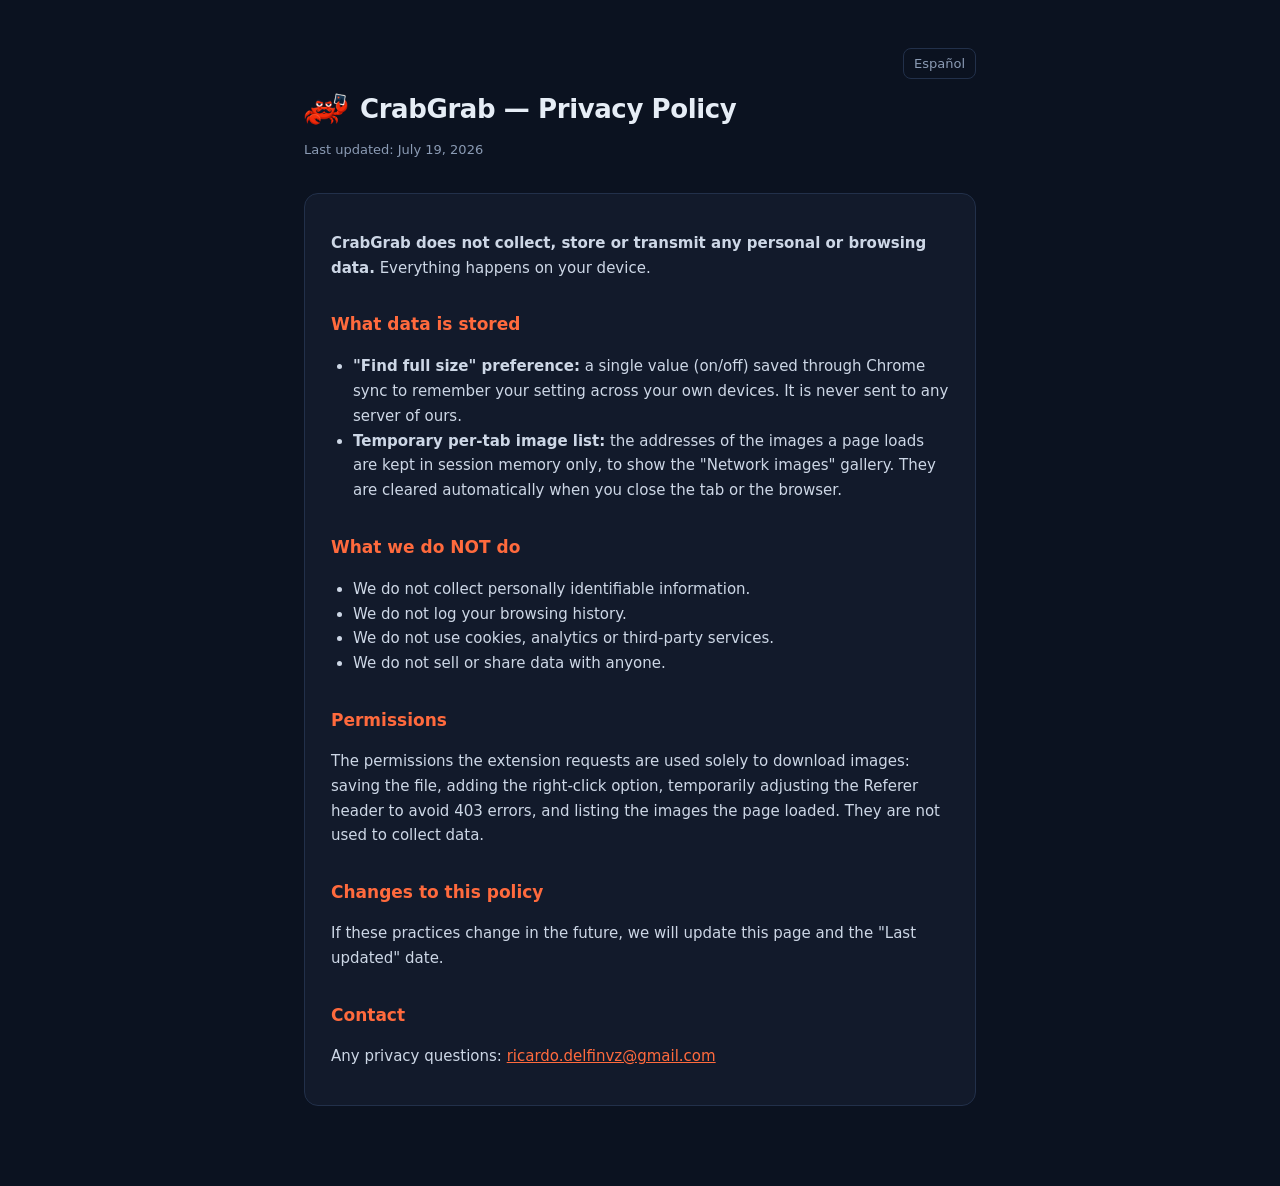
<file: docs/en/privacy.html>
<!DOCTYPE html>
<html lang="en">
<head>
  <meta charset="utf-8">
  <meta name="viewport" content="width=device-width, initial-scale=1">
  <title>CrabGrab — Privacy Policy</title>
  <style>
    :root {
      --bg: #0b1220; --surface: #121a2b; --border: #22304a;
      --text: #e6edf6; --muted: #8b9bb4; --accent: #ff6a3d; --accent-2: #e5372a;
    }
    * { box-sizing: border-box; }
    body {
      margin: 0; font-family: system-ui, -apple-system, sans-serif;
      background: var(--bg); color: var(--text); line-height: 1.65;
    }
    .wrap { max-width: 720px; margin: 0 auto; padding: 48px 24px 80px; }
    .topbar { display: flex; justify-content: flex-end; margin-bottom: 8px; }
    .topbar a { color: var(--muted); font-size: 13px; text-decoration: none; border: 1px solid var(--border); border-radius: 8px; padding: 4px 10px; }
    .topbar a:hover { color: var(--text); }
    .brand { display: flex; align-items: center; gap: 12px; margin-bottom: 8px; }
    .logo { width: 44px; height: 44px; display: grid; place-items: center; }
    .logo img { width: 44px; height: 44px; display: block; }
    h1 { font-size: 26px; margin: 0; letter-spacing: -0.4px; }
    .updated { color: var(--muted); font-size: 13px; margin: 4px 0 32px; }
    h2 { font-size: 17px; margin: 30px 0 8px; color: var(--accent); }
    p, li { color: #cdd7e6; font-size: 15px; }
    ul { padding-left: 22px; }
    a { color: var(--accent); }
    .card { background: var(--surface); border: 1px solid var(--border); border-radius: 14px; padding: 22px 26px; }
  </style>
</head>
<body>
  <div class="wrap">
    <div class="topbar"><a href="../privacy.html">Español</a></div>
    <div class="brand">
      <div class="logo">
        <img src="../crab.png" alt="CrabGrab">
      </div>
      <h1>CrabGrab — Privacy Policy</h1>
    </div>
    <p class="updated">Last updated: July 19, 2026</p>

    <div class="card">
      <p><b>CrabGrab does not collect, store or transmit any personal or browsing data.</b> Everything happens on your device.</p>

      <h2>What data is stored</h2>
      <ul>
        <li><b>"Find full size" preference:</b> a single value (on/off) saved through Chrome sync to remember your setting across your own devices. It is never sent to any server of ours.</li>
        <li><b>Temporary per-tab image list:</b> the addresses of the images a page loads are kept in session memory only, to show the "Network images" gallery. They are cleared automatically when you close the tab or the browser.</li>
      </ul>

      <h2>What we do NOT do</h2>
      <ul>
        <li>We do not collect personally identifiable information.</li>
        <li>We do not log your browsing history.</li>
        <li>We do not use cookies, analytics or third-party services.</li>
        <li>We do not sell or share data with anyone.</li>
      </ul>

      <h2>Permissions</h2>
      <p>The permissions the extension requests are used solely to download images: saving the file, adding the right-click option, temporarily adjusting the Referer header to avoid 403 errors, and listing the images the page loaded. They are not used to collect data.</p>

      <h2>Changes to this policy</h2>
      <p>If these practices change in the future, we will update this page and the "Last updated" date.</p>

      <h2>Contact</h2>
      <p>Any privacy questions: <a href="mailto:ricardo.delfinvz@gmail.com">ricardo.delfinvz@gmail.com</a></p>
    </div>
  </div>
</body>
</html>
</file>
